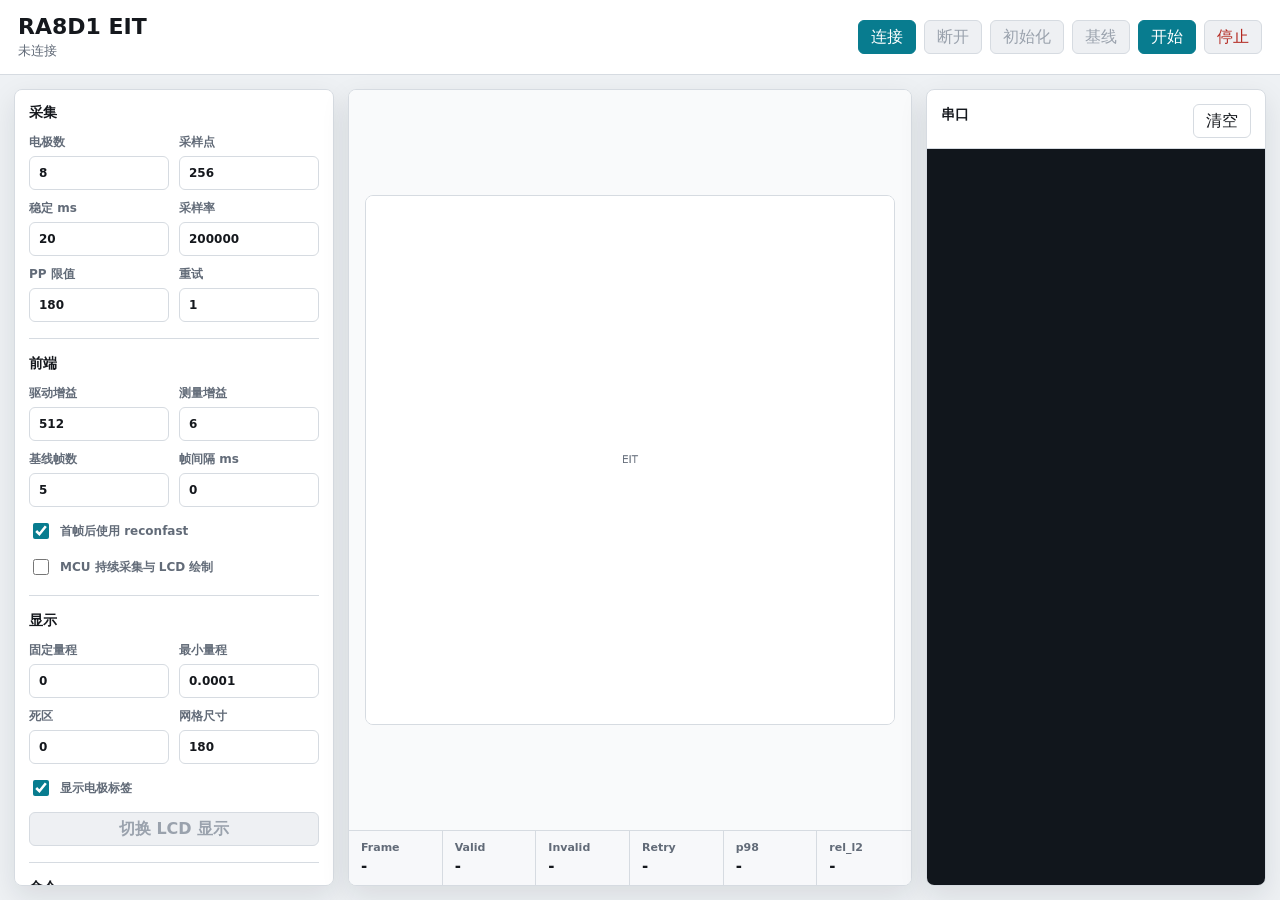
<file: host/web-eit/index.html>
<!doctype html>
<html lang="zh-CN">
<head>
  <meta charset="utf-8">
  <meta name="viewport" content="width=device-width, initial-scale=1">
  <title>RA8D1 EIT Web Console</title>
  <link rel="stylesheet" href="styles.css">
</head>
<body>
  <main class="app-shell">
    <header class="topbar">
      <div>
        <h1>RA8D1 EIT</h1>
        <p id="statusText" class="status-text">未连接</p>
      </div>
      <div class="toolbar">
        <button id="connectBtn" type="button">连接</button>
        <button id="disconnectBtn" type="button" disabled>断开</button>
        <button id="initBtn" type="button" disabled>初始化</button>
        <button id="baselineBtn" type="button" disabled>基线</button>
        <button id="startBtn" type="button" disabled>开始</button>
        <button id="stopBtn" type="button" disabled>停止</button>
      </div>
    </header>

    <section class="workspace">
      <aside class="control-panel" aria-label="采集参数">
        <section class="panel-section">
          <h2>采集</h2>
          <div class="grid-form">
            <label>电极数<input id="electrodesInput" type="number" min="4" max="32" step="1" value="8"></label>
            <label>采样点<input id="samplesInput" type="number" min="1" max="4096" step="1" value="256"></label>
            <label>稳定 ms<input id="settleInput" type="number" min="0" max="1000" step="1" value="20"></label>
            <label>采样率<input id="rateInput" type="number" min="1000" step="1000" value="200000"></label>
            <label>PP 限值<input id="ppLimitInput" type="number" min="0" max="1023" step="1" value="180"></label>
            <label>重试<input id="retriesInput" type="number" min="0" max="3" step="1" value="1"></label>
          </div>
        </section>

        <section class="panel-section">
          <h2>前端</h2>
          <div class="grid-form">
            <label>驱动增益<input id="driveGainInput" type="number" min="0" max="1023" step="1" value="512"></label>
            <label>测量增益<input id="measGainInput" type="number" min="0" max="1023" step="1" value="6"></label>
            <label>基线帧数<input id="baselineFramesInput" type="number" min="1" max="50" step="1" value="5"></label>
            <label>帧间隔 ms<input id="intervalInput" type="number" min="0" max="10000" step="50" value="0"></label>
          </div>
          <label class="check-row"><input id="fastModeInput" type="checkbox" checked> 首帧后使用 reconfast</label>
          <label class="check-row"><input id="mcuContinuousInput" type="checkbox"> MCU 持续采集与 LCD 绘制</label>
        </section>

        <section class="panel-section">
          <h2>显示</h2>
          <div class="grid-form">
            <label>固定量程<input id="vmaxInput" type="number" min="0" step="0.0001" value="0"></label>
            <label>最小量程<input id="minVmaxInput" type="number" min="0" step="0.0001" value="0.0001"></label>
            <label>死区<input id="deadbandInput" type="number" min="0" step="0.0001" value="0"></label>
            <label>网格尺寸<input id="gridInput" type="number" min="80" max="320" step="10" value="180"></label>
          </div>
          <label class="check-row"><input id="labelsInput" type="checkbox" checked> 显示电极标签</label>
          <button id="lcdToggleBtn" class="full-width-btn" type="button" disabled>切换 LCD 显示</button>
        </section>

        <section class="panel-section">
          <h2>命令</h2>
          <div class="command-row">
            <input id="commandInput" type="text" value="ver" autocomplete="off">
            <button id="sendBtn" type="button" disabled>发送</button>
          </div>
          <label class="check-row"><input id="rawLogInput" type="checkbox"> 显示原始帧日志</label>
        </section>
      </aside>

      <section class="view-panel">
        <div class="canvas-wrap">
          <canvas id="eitCanvas" width="900" height="900"></canvas>
        </div>
        <div id="gestureBar" class="gesture-bar" style="display:none">
          <span class="gesture-label">手势</span>
          <strong id="gestureName">-</strong>
          <span class="gesture-conf" id="gestureConf"></span>
        </div>
        <div class="stats-strip">
          <div><span>Frame</span><strong id="frameStat">-</strong></div>
          <div><span>Valid</span><strong id="validStat">-</strong></div>
          <div><span>Invalid</span><strong id="invalidStat">-</strong></div>
          <div><span>Retry</span><strong id="retryStat">-</strong></div>
          <div><span>p98</span><strong id="p98Stat">-</strong></div>
          <div><span>rel_l2</span><strong id="relL2Stat">-</strong></div>
        </div>
      </section>

      <aside class="log-panel" aria-label="串口日志">
        <div class="log-head">
          <h2>串口</h2>
          <button id="clearLogBtn" type="button">清空</button>
        </div>
        <pre id="serialLog"></pre>
      </aside>
    </section>
  </main>

  <script src="app.js"></script>
</body>
</html>
</file>
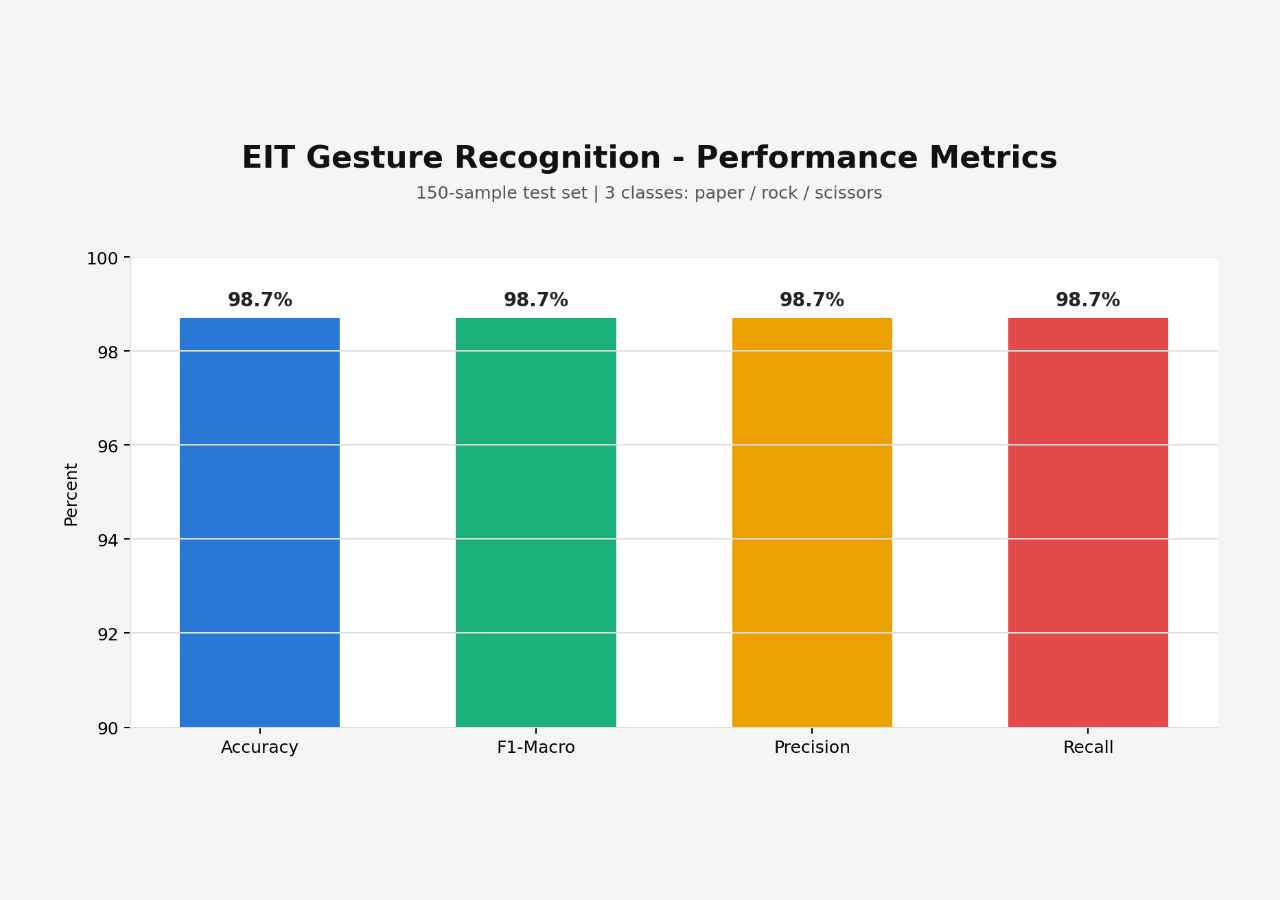
<file: host/gestures/model_performance.html>
<!DOCTYPE html>
<html lang="zh-CN">
<head>
<meta charset="utf-8">
<meta name="viewport" content="width=device-width, initial-scale=1">
<title>EIT Gesture Recognition - Model Performance</title>
<style>
*, *::before, *::after { box-sizing: border-box; }
body {
  margin: 0;
  min-height: 100vh;
  display: grid;
  place-items: center;
  padding: 24px;
  font-family: ui-sans-serif, system-ui, -apple-system, sans-serif;
  background: #f4f5f5;
  color: #111111;
}
.page {
  width: min(100%, 1180px);
}
.performance-chart {
  display: block;
  width: 100%;
  height: auto;
  background: #f4f5f5;
}
@media print {
  @page { size: A4 landscape; margin: 10mm; }
  body { padding: 0; }
  .page { width: 100%; }
}
</style>
</head>
<body>
<main class="page">
  <img class="performance-chart" src="model_performance.png" alt="EIT gesture recognition performance metrics chart">
</main>
</body>
</html>
</file>
<file: host/web-eit/styles.css>
:root {
  color-scheme: light;
  --bg: #eef1f4;
  --surface: #ffffff;
  --surface-2: #f7f8fa;
  --text: #15181d;
  --muted: #626b78;
  --line: #d6dbe1;
  --accent: #087c8f;
  --accent-strong: #066777;
  --danger: #b3261e;
  --ok: #146c43;
  --shadow: 0 10px 28px rgba(23, 31, 42, 0.10);
}

* {
  box-sizing: border-box;
}

body {
  margin: 0;
  min-width: 1080px;
  height: 100vh;
  min-height: 100vh;
  overflow: hidden;
  background: var(--bg);
  color: var(--text);
  font-family: ui-sans-serif, system-ui, -apple-system, BlinkMacSystemFont, "Segoe UI", sans-serif;
  letter-spacing: 0;
}

button,
input {
  font: inherit;
}

button {
  height: 34px;
  border: 1px solid var(--line);
  border-radius: 6px;
  padding: 0 12px;
  background: var(--surface);
  color: var(--text);
  cursor: pointer;
}

button:hover:not(:disabled) {
  border-color: var(--accent);
}

button:disabled {
  color: #9aa2ad;
  cursor: not-allowed;
  background: #eef0f3;
}

#connectBtn,
#startBtn {
  background: var(--accent);
  border-color: var(--accent);
  color: #fff;
}

#connectBtn:hover:not(:disabled),
#startBtn:hover:not(:disabled) {
  background: var(--accent-strong);
}

#stopBtn {
  color: var(--danger);
}

input[type="number"],
input[type="text"] {
  width: 100%;
  height: 34px;
  border: 1px solid var(--line);
  border-radius: 6px;
  padding: 0 9px;
  background: #fff;
  color: var(--text);
}

input:focus,
button:focus-visible {
  outline: 2px solid rgba(8, 124, 143, 0.35);
  outline-offset: 1px;
}

.app-shell {
  height: 100vh;
  min-height: 0;
  display: grid;
  grid-template-rows: auto 1fr;
  overflow: hidden;
}

.topbar {
  display: flex;
  align-items: center;
  justify-content: space-between;
  gap: 24px;
  padding: 14px 18px;
  background: var(--surface);
  border-bottom: 1px solid var(--line);
}

.topbar h1 {
  margin: 0;
  font-size: 22px;
  font-weight: 700;
}

.status-text {
  margin: 3px 0 0;
  color: var(--muted);
  font-size: 13px;
}

.toolbar {
  display: flex;
  align-items: center;
  gap: 8px;
}

.workspace {
  display: grid;
  grid-template-columns: 320px minmax(480px, 1fr) 340px;
  gap: 14px;
  padding: 14px;
  min-height: 0;
  overflow: hidden;
}

.control-panel,
.view-panel,
.log-panel {
  min-height: 0;
  background: var(--surface);
  border: 1px solid var(--line);
  border-radius: 8px;
  box-shadow: var(--shadow);
}

.control-panel {
  overflow: auto;
  padding: 14px;
}

.panel-section {
  padding: 0 0 16px;
  margin: 0 0 16px;
  border-bottom: 1px solid var(--line);
}

.panel-section:last-child {
  border-bottom: 0;
  margin-bottom: 0;
  padding-bottom: 0;
}

.panel-section h2,
.log-head h2 {
  margin: 0 0 12px;
  font-size: 14px;
  font-weight: 700;
}

.grid-form {
  display: grid;
  grid-template-columns: 1fr 1fr;
  gap: 10px;
}

label {
  display: grid;
  gap: 5px;
  color: var(--muted);
  font-size: 12px;
  font-weight: 600;
}

.check-row {
  display: flex;
  align-items: center;
  gap: 8px;
  margin-top: 12px;
  min-height: 24px;
}

.check-row input {
  width: 16px;
  height: 16px;
  accent-color: var(--accent);
}

.full-width-btn {
  width: 100%;
  margin-top: 12px;
  font-weight: 600;
}

.command-row {
  display: grid;
  grid-template-columns: 1fr auto;
  gap: 8px;
}

.view-panel {
  display: grid;
  grid-template-rows: 1fr auto;
  overflow: hidden;
}

.canvas-wrap {
  min-height: 0;
  display: grid;
  place-items: center;
  padding: 16px;
  background: #f9fafb;
}

#eitCanvas {
  width: min(100%, calc(100vh - 190px));
  max-width: 920px;
  min-width: 460px;
  aspect-ratio: 1;
  height: auto;
  border: 1px solid var(--line);
  border-radius: 8px;
  background: #ffffff;
}

.stats-strip {
  display: grid;
  grid-template-columns: repeat(6, 1fr);
  border-top: 1px solid var(--line);
  background: var(--surface-2);
}

.stats-strip div {
  min-width: 0;
  padding: 10px 12px;
  border-right: 1px solid var(--line);
}

.stats-strip div:last-child {
  border-right: 0;
}

.stats-strip span {
  display: block;
  color: var(--muted);
  font-size: 11px;
  font-weight: 700;
}

.stats-strip strong {
  display: block;
  margin-top: 3px;
  overflow: hidden;
  text-overflow: ellipsis;
  color: var(--text);
  font-size: 15px;
  font-weight: 700;
  white-space: nowrap;
}

.log-panel {
  display: grid;
  grid-template-rows: auto 1fr;
  overflow: hidden;
}

.log-head {
  display: flex;
  align-items: center;
  justify-content: space-between;
  gap: 10px;
  padding: 14px 14px 10px;
  border-bottom: 1px solid var(--line);
}

#serialLog {
  margin: 0;
  padding: 12px 14px;
  overflow: auto;
  min-height: 0;
  height: 100%;
  background: #11161c;
  color: #d5e1ef;
  font: 12px/1.45 ui-monospace, SFMono-Regular, Menlo, Consolas, monospace;
  white-space: pre-wrap;
}

.is-ok {
  color: var(--ok);
}

.is-error {
  color: var(--danger);
}

@media (max-width: 1240px) {
  body {
    min-width: 960px;
  }

  .workspace {
    grid-template-columns: 300px minmax(420px, 1fr);
  }

  .log-panel {
    grid-column: 1 / -1;
    min-height: 240px;
    max-height: 280px;
  }
}

/* Gesture indicator */
.gesture-bar {
  display: flex;
  align-items: center;
  gap: 10px;
  padding: 10px 16px;
  margin: 8px 0;
  border: 2px solid var(--line);
  border-radius: 10px;
  background: var(--surface-2);
  transition: all 0.3s ease;
}
.gesture-bar .gesture-label {
  font-size: 13px;
  color: var(--muted);
  text-transform: uppercase;
  letter-spacing: 0.05em;
}
.gesture-bar strong {
  font-size: 22px;
  font-weight: 700;
  text-transform: uppercase;
  letter-spacing: 0.08em;
}
.gesture-bar .gesture-conf {
  font-size: 16px;
  font-weight: 600;
  margin-left: auto;
}
</file>
